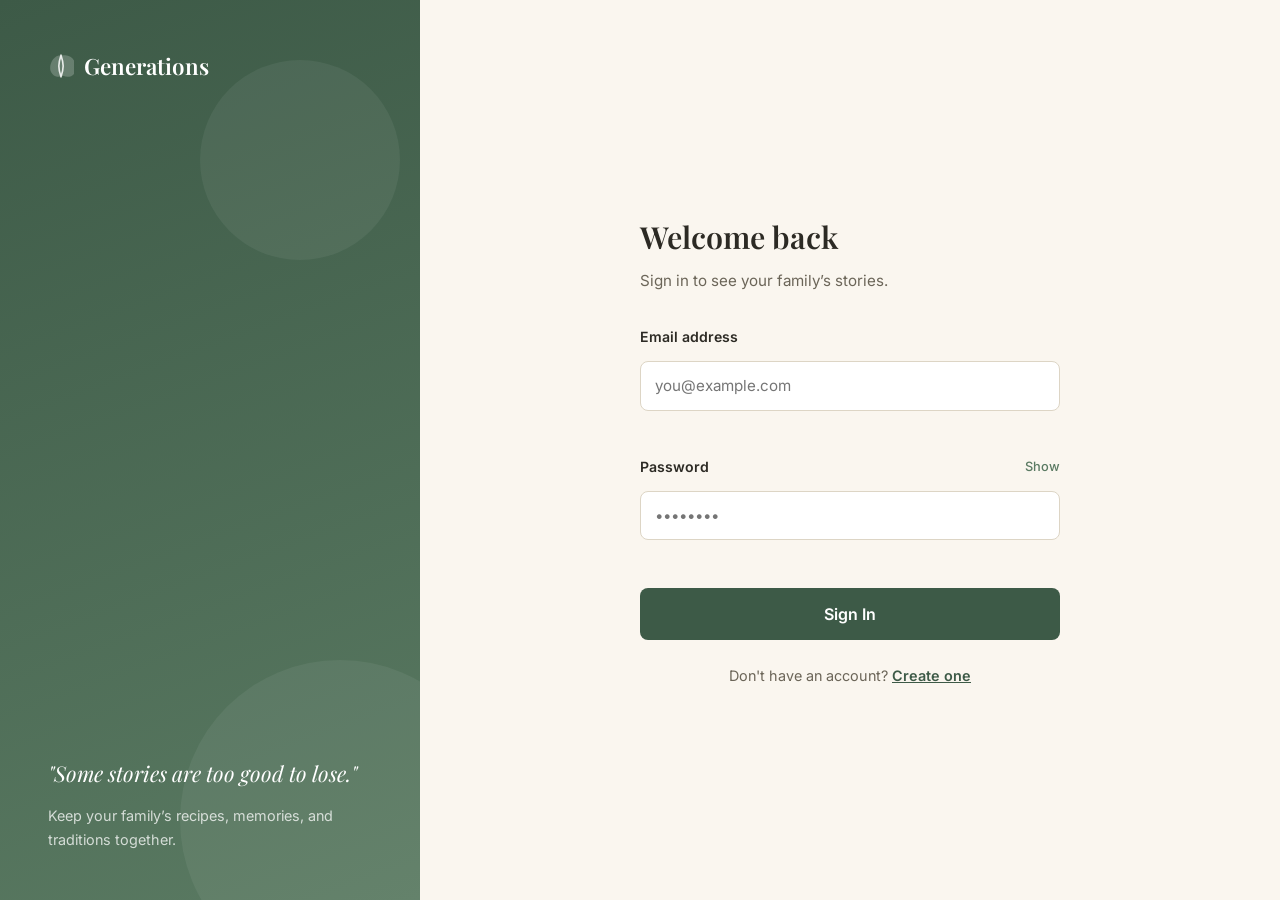
<file: index.html>
<!DOCTYPE html>
<html lang="en">
<head>
  <meta charset="UTF-8" />
  <meta name="viewport" content="width=device-width, initial-scale=1.0" />
  <title>Generations | Family stories, kept together</title>
  <link rel="preconnect" href="https://fonts.googleapis.com" />
  <link rel="preconnect" href="https://fonts.gstatic.com" crossorigin />
  <link href="https://fonts.googleapis.com/css2?family=Playfair+Display:ital,wght@0,400;0,600;1,400&family=Inter:wght@300;400;500;600&display=swap" rel="stylesheet" />
  <link rel="stylesheet" href="style.css?v=cf5035b" />
  <script src="family-accounts.js"></script>
</head>
<body>

  <!-- NAV -->
  <header class="site-header">
    <div class="container header-inner">
      <div class="logo">
        <svg class="logo-leaf" viewBox="0 0 24 24" fill="none">
          <path d="M12 2C6 2 2 8 2 14c0 4.4 3.6 8 8 8 1.4 0 2.8-.4 4-1 1.2.6 2.6 1 4 1 4.4 0 8-3.6 8-8 0-6-4-12-10-12z" fill="currentColor" opacity="0.2"/>
          <path d="M12 2c0 0-2 6-2 10s2 10 2 10M12 2c0 0 2 6 2 10s-2 10-2 10" stroke="currentColor" stroke-width="1.5" stroke-linecap="round"/>
        </svg>
        Generations
      </div>
      <nav class="main-nav" id="mainNav">
        <a href="#" class="nav-link active" data-view="browse">Browse</a>
        <a href="#" class="nav-link" data-view="favorites">Favorites</a>
        <a href="#" class="nav-link nav-add" data-view="add">+ Add Story</a>
        <span class="nav-divider"></span>
        <!-- Text size toggle -->
        <div class="text-size-ctrl" title="Adjust text size">
          <button class="ts-btn" id="tsDecrease" aria-label="Decrease text size">A−</button>
          <button class="ts-btn ts-btn--large" id="tsIncrease" aria-label="Increase text size">A+</button>
        </div>
        <span class="nav-divider"></span>
       <!-- <button type="button" class="nav-link nav-family" id="familyAccessBtn" aria-haspopup="dialog" aria-controls="familyAccessDialog">🔒 Family access</button> -->
        <button class="nav-link nav-signout" id="signOutBtn">Sign out</button>
      </nav>
      <button class="hamburger" id="hamburger" aria-label="Toggle menu">
        <span></span><span></span><span></span>
      </button>
    </div>
  </header>

  <!-- HERO -->
  <section class="hero" id="heroSection">
    <div class="container">

      <!-- Story of the Day banner -->
      <div class="sotd-banner" id="sotdBanner" style="display:none">
        <div class="sotd-label">
          <svg viewBox="0 0 20 20" fill="none"><path d="M10 2l1.8 5.4H17l-4.6 3.3 1.8 5.4L10 13l-4.2 3.1 1.8-5.4L3 7.4h5.2L10 2z" fill="currentColor"/></svg>
          Story of the Day
        </div>
        <div class="sotd-content">
          <span class="sotd-category" id="sotdCat"></span>
          <span class="privacy-badge sotd-privacy" id="sotdPrivacy" hidden>🔒 Family only</span>
          <h3 class="sotd-title" id="sotdTitle"></h3>
          <p class="sotd-excerpt" id="sotdExcerpt"></p>
          <button class="sotd-read-btn" id="sotdReadBtn">Read this story →</button>
        </div>
      </div>

      <div class="hero-inner">
        <h1>A place for your <em>family traditions.</em></h1>
        <p>Save the recipes, memories, and traditions you want your family to remember.</p>
        <div class="search-bar">
          <svg viewBox="0 0 20 20" fill="none"><circle cx="8.5" cy="8.5" r="5.5" stroke="currentColor" stroke-width="1.5"/><path d="M13 13l3.5 3.5" stroke="currentColor" stroke-width="1.5" stroke-linecap="round"/></svg>
          <input type="text" id="searchInput" placeholder="Search stories, recipes, lessons…" autocomplete="off" />
          <button id="clearSearch" class="clear-btn" aria-label="Clear search">✕</button>
        </div>
      </div>
    </div>
  </section>

  <!-- MAIN CONTENT -->
  <main class="main-content container">

    <!-- BROWSE VIEW -->
    <div id="browseView" class="view active">
      <div class="filter-bar">
        <span class="filter-label">Filter by:</span>
        <div class="filter-chips" id="filterChips">
          <button class="chip active" data-cat="all">All</button>
          <button class="chip" data-cat="memory">Memory</button>
          <button class="chip" data-cat="recipe">Recipe</button>
          <button class="chip" data-cat="tradition">Tradition</button>
          <button class="chip" data-cat="lesson">Life Lesson</button>
        </div>
      </div>
      <div class="results-info" id="resultsInfo"></div>
      <div class="story-grid" id="storyGrid"></div>
      <div class="empty-state" id="emptyState" style="display:none">
        <div class="empty-icon">🌿</div>
        <h3>No stories found</h3>
        <p>Try a different search or filter, or <a href="#" data-view="add">add the first one</a>.</p>
      </div>
    </div>

    <!-- STORY DETAIL VIEW -->
    <div id="storyView" class="view">
      <div class="story-view-toolbar">
        <button class="back-btn" id="backBtn">← Back to stories</button>
        <div class="story-actions">
          <!-- Read Aloud -->
          <button class="action-btn" id="readAloudBtn" title="Read this story aloud">
            <svg viewBox="0 0 24 24" fill="none"><path d="M11 5L6 9H2v6h4l5 4V5z" stroke="currentColor" stroke-width="1.5" stroke-linejoin="round"/><path d="M15.5 8.5a5 5 0 0 1 0 7M19 6a9 9 0 0 1 0 12" stroke="currentColor" stroke-width="1.5" stroke-linecap="round"/></svg>
            <span id="readAloudLabel">Read Aloud</span>
          </button>
          <!-- Print -->
          <button class="action-btn" id="printBtn" title="Print this story">
            <svg viewBox="0 0 24 24" fill="none"><rect x="6" y="2" width="12" height="8" rx="1" stroke="currentColor" stroke-width="1.5"/><path d="M6 18H4a2 2 0 0 1-2-2v-5a2 2 0 0 1 2-2h16a2 2 0 0 1 2 2v5a2 2 0 0 1-2 2h-2" stroke="currentColor" stroke-width="1.5"/><rect x="6" y="14" width="12" height="8" rx="1" stroke="currentColor" stroke-width="1.5"/></svg>
            Print
          </button>
        </div>
      </div>
      <article class="story-detail" id="storyDetail"></article>
    </div>

    <!-- FAVORITES VIEW -->
    <div id="favoritesView" class="view">
      <div class="view-header">
        <h2>Your Favorites</h2>
        <p>Stories you've saved to revisit.</p>
      </div>
      <div class="story-grid" id="favGrid"></div>
      <div class="empty-state" id="favEmpty" style="display:none">
        <div class="empty-icon">🤍</div>
        <h3>Nothing saved yet</h3>
        <p>Tap the heart on any story to save it here.</p>
      </div>
    </div>

    <!-- ADD STORY VIEW -->
    <div id="addView" class="view">
      <div class="view-header">
        <h2>Share a Story</h2>
        <p>What story would you like to share?</p>
      </div>
      <form class="story-form" id="storyForm" novalidate>
        <div class="form-row">
          <div class="form-group">
            <label for="storyTitle">Title <span class="req">*</span></label>
            <input type="text" id="storyTitle" placeholder="Grandma's Apple Pie" maxlength="80" />
            <span class="field-error" id="titleError"></span>
          </div>
          <div class="form-group">
            <label for="storyCategory">Category <span class="req">*</span></label>
            <select id="storyCategory">
              <option value="">Choose one…</option>
              <option value="memory">Memory</option>
              <option value="recipe">Recipe</option>
              <option value="tradition">Tradition</option>
              <option value="lesson">Life Lesson</option>
            </select>
            <span class="field-error" id="catError"></span>
          </div>
        </div>
        <div class="form-row">
          <div class="form-group">
            <label for="storyAuthor">Your Name <span class="req">*</span></label>
            <input type="text" id="storyAuthor" placeholder="Margaret Chen" maxlength="60" />
            <span class="field-error" id="authorError"></span>
          </div>
          <div class="form-group">
            <label for="storyRelation">Relation / Role</label>
            <input type="text" id="storyRelation" placeholder="Grandmother, Class of '62" maxlength="60" />
          </div>
        </div>

        <!-- Photo upload -->
        <div class="form-group full">
          <label>Photo <span class="label-opt">(optional)</span></label>
          <div class="photo-upload-area" id="photoUploadArea">
            <input type="file" id="photoInput" accept="image/*" aria-label="Upload a photo" />
            <div class="photo-upload-placeholder" id="photoPlaceholder">
              <svg viewBox="0 0 40 40" fill="none"><rect x="4" y="8" width="32" height="24" rx="3" stroke="currentColor" stroke-width="1.5"/><circle cx="14" cy="17" r="3" stroke="currentColor" stroke-width="1.5"/><path d="M4 28l9-8 6 6 5-4 8 6" stroke="currentColor" stroke-width="1.5" stroke-linejoin="round"/></svg>
              <span>Click to add a photo or drag and drop</span>
              <span class="photo-hint">JPG, PNG, GIF up to 5 MB</span>
            </div>
            <div class="photo-preview-wrap" id="photoPreviewWrap" style="display:none">
              <img id="photoPreview" src="" alt="Story photo preview" />
              <button type="button" class="photo-remove-btn" id="photoRemoveBtn" aria-label="Remove photo">✕ Remove</button>
            </div>
          </div>
        </div>

        <!-- Writing prompts -->
        <div class="form-group full">
          <label for="storyBody">Your Story <span class="req">*</span></label>
          <div class="prompt-bar" id="promptBar">
            <span class="prompt-bar__label">Need a nudge? Try:</span>
            <div class="prompt-chips" id="promptChips"></div>
          </div>
          <textarea id="storyBody" rows="10" placeholder="Write your story here… share the details that matter most."></textarea>
          <div class="char-count"><span id="charCount">0</span> characters</div>
          <span class="field-error" id="bodyError"></span>
        </div>

        <div class="form-actions">
          <button type="button" class="btn-ghost" id="cancelAdd">Cancel</button>
          <fieldset class="story-visibility" aria-label="Story visibility">
            <legend>Visibility</legend>
            <label class="visibility-choice"><input type="radio" name="storyVisibility" value="public" checked /><span>Public</span></label>
            <label class="visibility-choice"><input type="radio" name="storyVisibility" value="private" /><span>Private</span></label>
          </fieldset>
          <button type="submit" class="btn-primary">Publish Story</button>
        </div>
      </form>
      <div class="success-toast" id="successToast">✓ Story published!</div>
    </div>

  </main>

  <dialog class="family-dialog" id="familyAccessDialog" aria-labelledby="familyDialogTitle">
    <div class="family-dialog-header">
      <div><p class="family-dialog-kicker">Family access</p><h2 id="familyDialogTitle">Your family</h2></div>
      <button type="button" class="family-dialog-close" id="closeFamilyDialog" aria-label="Close family access">×</button>
    </div>
    <p class="family-dialog-copy">Only members of this family can view private stories.</p>
    <div class="family-member-list" id="familyMemberList"></div>
    <div class="family-invite-box">
      <h3>Invite a relative</h3>
      <p>Share sign-in details with a relative to give them access. This does not send an email.</p>
      <button type="button" class="btn-primary" id="copyRelativeLogin">Copy relative sign-in details</button>
      <p class="family-invite-status" id="familyInviteStatus" role="status"></p>
    </div>
  </dialog>

  <!-- PRINT TEMPLATE (hidden, used only when printing) -->
  <div id="printArea" style="display:none"></div>

  <footer class="site-footer">
    <div class="container footer-inner">
      <span class="logo">Generations</span>
      <p>A home for the stories your family shares.</p>
    </div>
  </footer>

  <script>
    if (sessionStorage.getItem('gen_authed') !== 'true') {
      window.location.href = 'login.html';
    }
    document.addEventListener('DOMContentLoaded', () => {
      document.getElementById('signOutBtn').addEventListener('click', () => {
        sessionStorage.removeItem('gen_authed');
        sessionStorage.removeItem('gen_user_email');
        sessionStorage.removeItem('gen_user_name');
        sessionStorage.removeItem('gen_user_role');
        sessionStorage.removeItem('gen_family_id');
        window.location.href = 'login.html';
      });
    });
  </script>
  <script src="data.js"></script>
  <script src="app.js?v=cf5035b"></script>
</body>
</html>
</file>
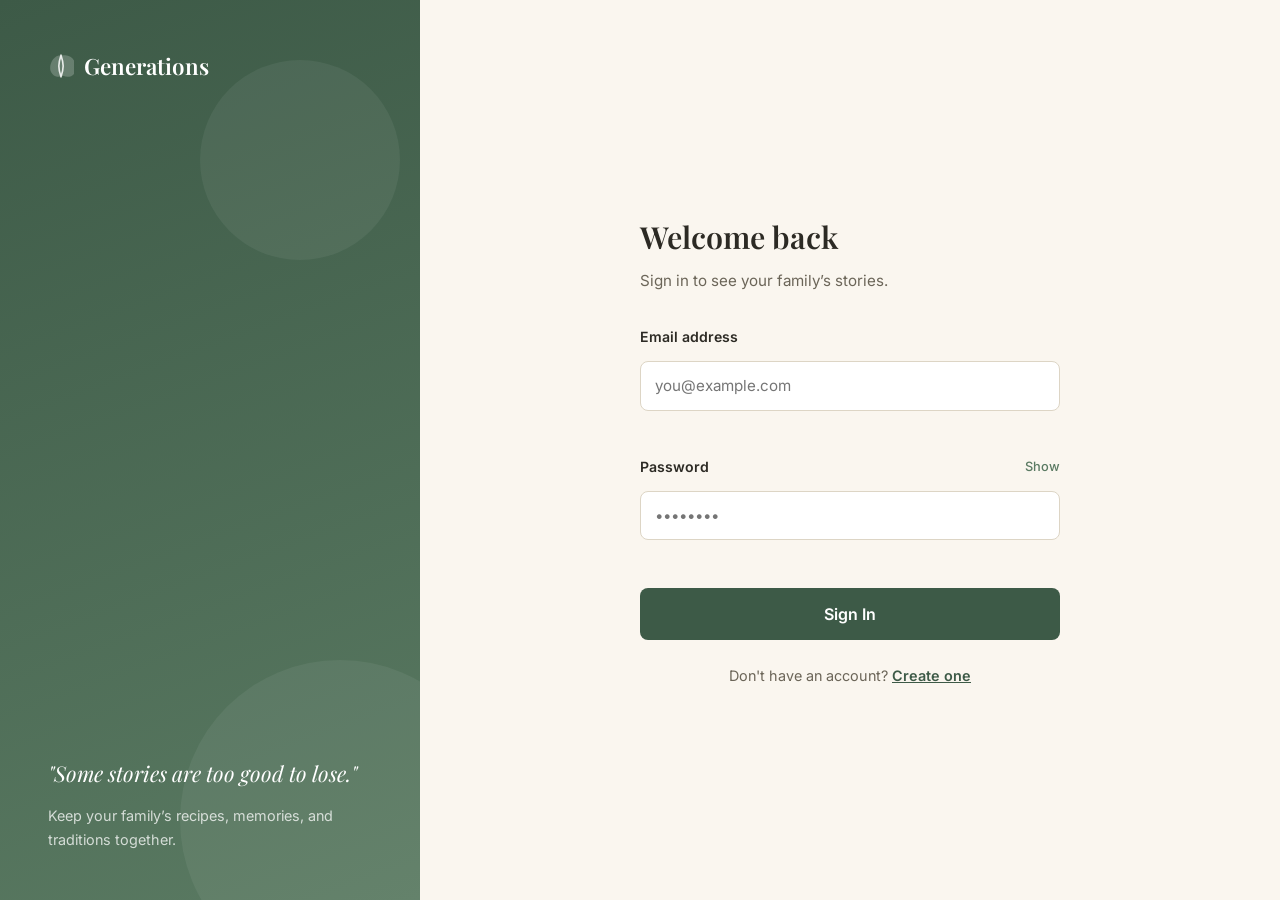
<file: login.html>
<!DOCTYPE html>
<html lang="en">
<head>
  <meta charset="UTF-8" />
  <meta name="viewport" content="width=device-width, initial-scale=1.0" />
  <title>Sign In | Generations</title>
  <link rel="preconnect" href="https://fonts.googleapis.com" />
  <link rel="preconnect" href="https://fonts.gstatic.com" crossorigin />
  <link href="https://fonts.googleapis.com/css2?family=Playfair+Display:ital,wght@0,400;0,600;1,400&family=Inter:wght@300;400;500;600&display=swap" rel="stylesheet" />
  <link rel="stylesheet" href="style.css" />
  <link rel="stylesheet" href="auth.css" />
  <script src="family-accounts.js"></script>
</head>
<body class="auth-page">

  <div class="auth-shell">

    <!-- Left panel -->
    <div class="auth-panel auth-panel--left">
      <a href="login.html" class="auth-logo">
        <svg class="logo-leaf" viewBox="0 0 24 24" fill="none">
          <path d="M12 2C6 2 2 8 2 14c0 4.4 3.6 8 8 8 1.4 0 2.8-.4 4-1 1.2.6 2.6 1 4 1 4.4 0 8-3.6 8-8 0-6-4-12-10-12z" fill="currentColor" opacity="0.25"/>
          <path d="M12 2c0 0-2 6-2 10s2 10 2 10M12 2c0 0 2 6 2 10s-2 10-2 10" stroke="currentColor" stroke-width="1.5" stroke-linecap="round"/>
        </svg>
        Generations
      </a>
      <div class="auth-panel__quote">
        <blockquote>"Some stories are too good to lose."</blockquote>
        <p class="auth-panel__sub">Keep your family’s recipes, memories, and traditions together.</p>
      </div>
    </div>

    <!-- Right panel / form -->
    <div class="auth-panel auth-panel--right">
      <div class="auth-card">
        <div class="auth-card__header">
          <h1>Welcome back</h1>
          <p>Sign in to see your family’s stories.</p>
        </div>

        <form id="loginForm" class="auth-form" novalidate>
          <div class="form-group">
            <label for="loginEmail">Email address</label>
            <input type="email" id="loginEmail" placeholder="you@example.com" autocomplete="email" />
            <span class="field-error" id="emailError"></span>
          </div>
          <div class="form-group">
            <label for="loginPassword">
              Password
              <button type="button" class="toggle-pw" id="togglePw" tabindex="-1">Show</button>
            </label>
            <input type="password" id="loginPassword" placeholder="••••••••" autocomplete="current-password" />
            <span class="field-error" id="passwordError"></span>
          </div>

          <div class="auth-error" id="authError" style="display:none">
            Incorrect email or password. Please try again.
          </div>

          <button type="submit" class="btn-primary btn-full">Sign In</button>
        </form>

        <p class="auth-switch">
          Don't have an account? <a href="signup.html">Create one</a>
        </p>
      </div>
    </div>

  </div>

  <script>
    // Redirect if already logged in
    if (sessionStorage.getItem('gen_authed') === 'true') {
      window.location.href = 'index.html';
    }

    const familyAccounts = window.GENERATIONS_FAMILY_ACCOUNTS || [];

    const form          = document.getElementById('loginForm');
    const emailInput    = document.getElementById('loginEmail');
    const passwordInput = document.getElementById('loginPassword');
    const emailError    = document.getElementById('emailError');
    const passwordError = document.getElementById('passwordError');
    const authError     = document.getElementById('authError');
    const togglePwBtn   = document.getElementById('togglePw');

    // Show / hide password
    togglePwBtn.addEventListener('click', () => {
      const isText = passwordInput.type === 'text';
      passwordInput.type = isText ? 'password' : 'text';
      togglePwBtn.textContent = isText ? 'Show' : 'Hide';
    });

    form.addEventListener('submit', (e) => {
      e.preventDefault();
      emailError.textContent    = '';
      passwordError.textContent = '';
      authError.style.display   = 'none';

      const email    = emailInput.value.trim();
      const password = passwordInput.value;
      let valid = true;

      if (!email)    { emailError.textContent    = 'Please enter your email.';    valid = false; }
      if (!password) { passwordError.textContent = 'Please enter your password.'; valid = false; }
      if (!valid) return;

      const account = familyAccounts.find(item => item.email === email.toLowerCase() && item.password === password);
      if (account) {
        sessionStorage.setItem('gen_authed', 'true');
        sessionStorage.setItem('gen_user_email', account.email);
        sessionStorage.setItem('gen_user_name', account.displayName);
        sessionStorage.setItem('gen_user_role', account.role);
        sessionStorage.setItem('gen_family_id', account.familyId);
        window.location.href = 'index.html';
      } else {
        authError.style.display = 'block';
        passwordInput.value = '';
        passwordInput.focus();
      }
    });
  </script>
</body>
</html>
</file>
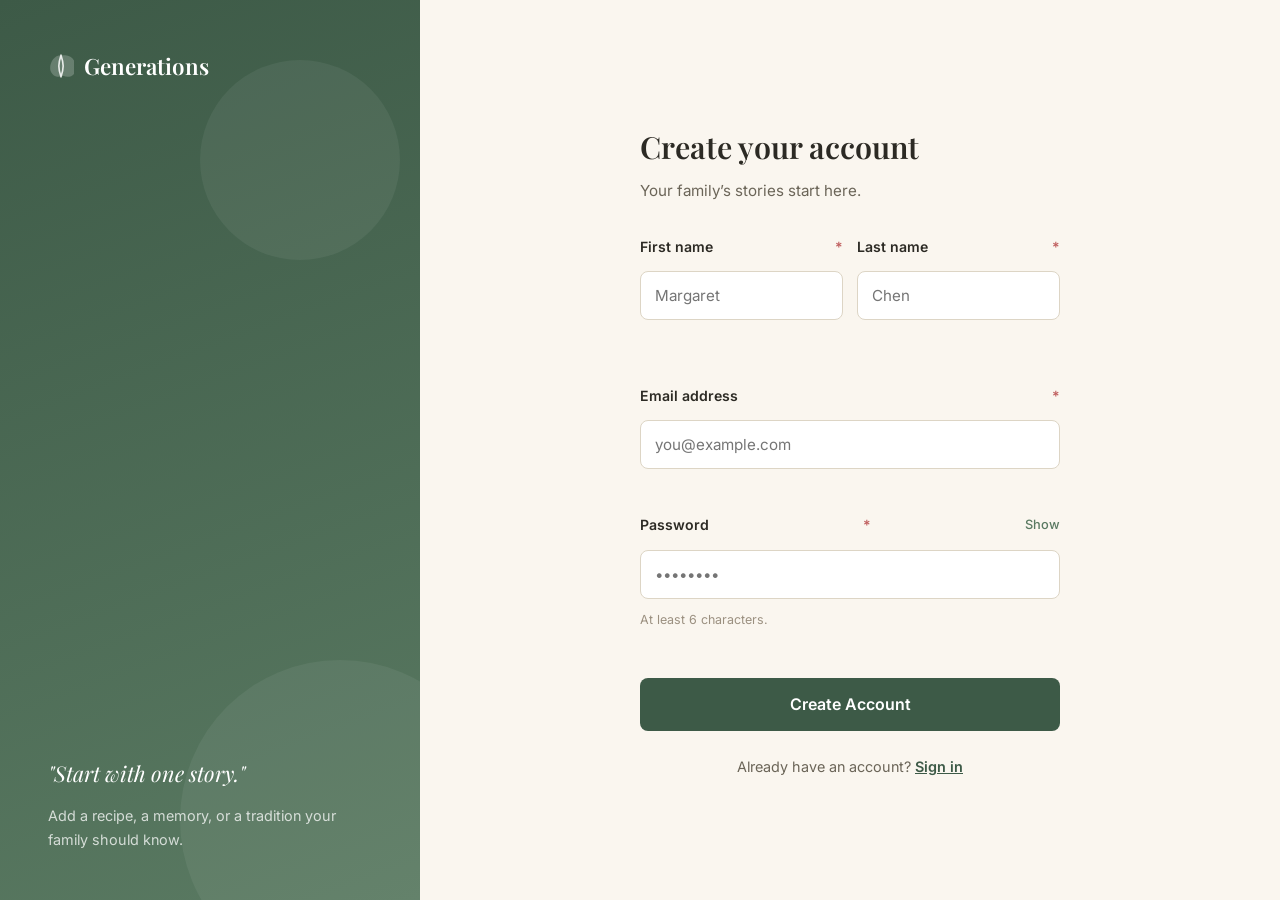
<file: signup.html>
<!DOCTYPE html>
<html lang="en">
<head>
  <meta charset="UTF-8" />
  <meta name="viewport" content="width=device-width, initial-scale=1.0" />
  <title>Create Account | Generations</title>
  <link rel="preconnect" href="https://fonts.googleapis.com" />
  <link rel="preconnect" href="https://fonts.gstatic.com" crossorigin />
  <link href="https://fonts.googleapis.com/css2?family=Playfair+Display:ital,wght@0,400;0,600;1,400&family=Inter:wght@300;400;500;600&display=swap" rel="stylesheet" />
  <link rel="stylesheet" href="style.css" />
  <link rel="stylesheet" href="auth.css" />
</head>
<body class="auth-page">

  <div class="auth-shell">

    <!-- Left panel -->
    <div class="auth-panel auth-panel--left">
      <a href="login.html" class="auth-logo">
        <svg class="logo-leaf" viewBox="0 0 24 24" fill="none">
          <path d="M12 2C6 2 2 8 2 14c0 4.4 3.6 8 8 8 1.4 0 2.8-.4 4-1 1.2.6 2.6 1 4 1 4.4 0 8-3.6 8-8 0-6-4-12-10-12z" fill="currentColor" opacity="0.25"/>
          <path d="M12 2c0 0-2 6-2 10s2 10 2 10M12 2c0 0 2 6 2 10s-2 10-2 10" stroke="currentColor" stroke-width="1.5" stroke-linecap="round"/>
        </svg>
        Generations
      </a>
      <div class="auth-panel__quote">
        <blockquote>"Start with one story."</blockquote>
        <p class="auth-panel__sub">Add a recipe, a memory, or a tradition your family should know.</p>
      </div>
    </div>

    <!-- Right panel / form -->
    <div class="auth-panel auth-panel--right">
      <div class="auth-card">

        <!-- Default: signup form -->
        <div id="signupFormWrap">
          <div class="auth-card__header">
            <h1>Create your account</h1>
            <p>Your family’s stories start here.</p>
          </div>

          <form id="signupForm" class="auth-form" novalidate>
            <div class="form-row">
              <div class="form-group">
                <label for="signupFirst">First name <span class="req">*</span></label>
                <input type="text" id="signupFirst" placeholder="Margaret" maxlength="40" autocomplete="given-name" />
                <span class="field-error" id="firstError"></span>
              </div>
              <div class="form-group">
                <label for="signupLast">Last name <span class="req">*</span></label>
                <input type="text" id="signupLast" placeholder="Chen" maxlength="40" autocomplete="family-name" />
                <span class="field-error" id="lastError"></span>
              </div>
            </div>
            <div class="form-group">
              <label for="signupEmail">Email address <span class="req">*</span></label>
              <input type="email" id="signupEmail" placeholder="you@example.com" autocomplete="email" />
              <span class="field-error" id="signupEmailError"></span>
            </div>
            <div class="form-group">
              <label for="signupPassword">
                Password <span class="req">*</span>
                <button type="button" class="toggle-pw" id="toggleSignupPw" tabindex="-1">Show</button>
              </label>
              <input type="password" id="signupPassword" placeholder="••••••••" autocomplete="new-password" />
              <span class="field-hint">At least 6 characters.</span>
              <span class="field-error" id="signupPwError"></span>
            </div>

            <button type="submit" class="btn-primary btn-full">Create Account</button>
          </form>

          <p class="auth-switch">
            Already have an account? <a href="login.html">Sign in</a>
          </p>
        </div>

        <!-- Success state (shown after submit) -->
        <div id="signupSuccess" style="display:none" class="auth-success">
          <div class="success-icon">✓</div>
          <h2>You're all set!</h2>
          <p>Since this is a prototype, use the active account to sign in:</p>
          <div class="creds-box">
            <div><span>Email</span><strong>pm@iastate.edu</strong></div>
            <div><span>Password</span><strong>PM123</strong></div>
          </div>
          <a href="login.html" class="btn-primary btn-full">Go to Sign In</a>
        </div>

      </div>
    </div>

  </div>

  <script>
    // Redirect if already logged in
    if (sessionStorage.getItem('gen_authed') === 'true') {
      window.location.href = 'index.html';
    }

    const form          = document.getElementById('signupForm');
    const togglePwBtn   = document.getElementById('toggleSignupPw');
    const passwordInput = document.getElementById('signupPassword');

    togglePwBtn.addEventListener('click', () => {
      const isText = passwordInput.type === 'text';
      passwordInput.type = isText ? 'password' : 'text';
      togglePwBtn.textContent = isText ? 'Show' : 'Hide';
    });

    form.addEventListener('submit', (e) => {
      e.preventDefault();
      // Clear errors
      ['firstError','lastError','signupEmailError','signupPwError'].forEach(id => {
        document.getElementById(id).textContent = '';
      });

      const first    = document.getElementById('signupFirst').value.trim();
      const last     = document.getElementById('signupLast').value.trim();
      const email    = document.getElementById('signupEmail').value.trim();
      const password = document.getElementById('signupPassword').value;
      let valid = true;

      if (!first)                { document.getElementById('firstError').textContent        = 'Required.'; valid = false; }
      if (!last)                 { document.getElementById('lastError').textContent         = 'Required.'; valid = false; }
      if (!email || !email.includes('@')) { document.getElementById('signupEmailError').textContent = 'Enter a valid email.'; valid = false; }
      if (!password || password.length < 6) { document.getElementById('signupPwError').textContent = 'At least 6 characters required.'; valid = false; }
      if (!valid) return;

      // Show success panel (prototype with no saved account)
      document.getElementById('signupFormWrap').style.display = 'none';
      document.getElementById('signupSuccess').style.display  = '';
    });
  </script>
</body>
</html>
</file>
<file: style.css>
/* =====================================================
   GENERATIONS - Stylesheet
   Color palette: warm cream + muted greens
   ===================================================== */

:root {
  --cream:        #faf6ef;
  --cream-dark:   #f0e9db;
  --cream-mid:    #e8dece;
  --green-dark:   #3d5a47;
  --green-mid:    #5a7a62;
  --green-light:  #8aab8e;
  --green-pale:   #d4e4d6;
  --green-mist:   #edf4ee;
  --text-primary: #2c2a24;
  --text-muted:   #6b6558;
  --text-light:   #9b9080;
  --border:       #ddd5c5;
  --shadow-sm:    0 1px 4px rgba(60,55,40,.08);
  --shadow-md:    0 4px 16px rgba(60,55,40,.12);
  --shadow-lg:    0 8px 32px rgba(60,55,40,.16);
  --radius:       12px;
  --radius-sm:    8px;
  --transition:   0.2s ease;
}

/* RESET */
*, *::before, *::after { box-sizing: border-box; margin: 0; padding: 0; }
html { scroll-behavior: smooth; }
body {
  font-family: 'Inter', system-ui, sans-serif;
  background: var(--cream);
  color: var(--text-primary);
  line-height: 1.65;
  min-height: 100vh;
}
img { max-width: 100%; display: block; }
a { color: inherit; text-decoration: none; }
button { cursor: pointer; border: none; background: none; font: inherit; }
input, select, textarea { font: inherit; }

/* UTILITY */
.container { max-width: 1100px; margin: 0 auto; padding: 0 24px; }

/* ===== HEADER ===== */
.site-header {
  background: rgba(250,246,239,.95);
  backdrop-filter: blur(8px);
  border-bottom: 1px solid var(--border);
  position: sticky;
  top: 0;
  z-index: 100;
}
.header-inner {
  display: flex;
  align-items: center;
  justify-content: space-between;
  height: 64px;
}
.site-header .header-inner {
  width: 100%;
  max-width: none;
  padding-inline: clamp(24px, 4vw, 64px);
}
.logo {
  font-family: 'Playfair Display', Georgia, serif;
  font-size: 1.35rem;
  font-weight: 600;
  color: var(--green-dark);
  display: flex;
  align-items: center;
  gap: 8px;
}
.logo-leaf {
  width: 24px; height: 24px;
  color: var(--green-mid);
}
.main-nav {
  display: flex;
  align-items: center;
  justify-content: flex-end;
  gap: 8px;
  margin-left: auto;
}
.nav-link {
  padding: 8px 16px;
  border-radius: 20px;
  font-size: .9rem;
  font-weight: 500;
  color: var(--text-muted);
  transition: background var(--transition), color var(--transition);
}
.nav-link:hover { background: var(--green-mist); color: var(--green-dark); }
.nav-link.active { background: var(--green-pale); color: var(--green-dark); }
.nav-add {
  background: var(--green-dark);
  color: var(--cream) !important;
  font-weight: 600;
}
.nav-add:hover { background: var(--green-mid) !important; }
.hamburger {
  display: none;
  flex-direction: column;
  gap: 5px;
  padding: 6px;
}
.hamburger span {
  display: block;
  width: 22px; height: 2px;
  background: var(--text-primary);
  border-radius: 2px;
  transition: var(--transition);
}

/* ===== HERO ===== */
.hero {
  background: linear-gradient(160deg, var(--cream-dark) 0%, var(--green-mist) 100%);
  border-bottom: 1px solid var(--border);
  padding: 72px 0 60px;
}
.hero-inner { max-width: 680px; }
.hero h1 {
  font-family: 'Playfair Display', Georgia, serif;
  font-size: clamp(2rem, 5vw, 3.2rem);
  font-weight: 600;
  line-height: 1.2;
  color: var(--text-primary);
  margin-bottom: 16px;
}
.hero h1 em {
  font-style: italic;
  color: var(--green-dark);
}
.hero p {
  font-size: 1.1rem;
  color: var(--text-muted);
  margin-bottom: 32px;
  max-width: 520px;
}
.search-bar {
  display: flex;
  align-items: center;
  gap: 10px;
  background: #fff;
  border: 1.5px solid var(--border);
  border-radius: 50px;
  padding: 10px 18px;
  max-width: 540px;
  box-shadow: var(--shadow-sm);
  transition: border-color var(--transition), box-shadow var(--transition);
}
.search-bar:focus-within {
  border-color: var(--green-light);
  box-shadow: 0 0 0 3px rgba(90,122,98,.12);
}
.search-bar svg { width: 18px; height: 18px; color: var(--text-light); flex-shrink: 0; }
.search-bar input {
  flex: 1;
  border: none;
  outline: none;
  background: transparent;
  font-size: .95rem;
  color: var(--text-primary);
}
.search-bar input::placeholder { color: var(--text-light); }
.clear-btn {
  font-size: .75rem;
  color: var(--text-light);
  opacity: 0;
  pointer-events: none;
  transition: opacity var(--transition);
  padding: 2px 4px;
}
.clear-btn.visible { opacity: 1; pointer-events: auto; }
.clear-btn:hover { color: var(--text-muted); }

/* ===== MAIN ===== */
.main-content { padding: 48px 24px 80px; }

/* ===== VIEWS ===== */
.view { display: none; }
.view.active { display: block; }
.view-header { margin-bottom: 32px; }
.view-header h2 {
  font-family: 'Playfair Display', Georgia, serif;
  font-size: 1.8rem;
  font-weight: 600;
  color: var(--text-primary);
  margin-bottom: 6px;
}
.view-header p { color: var(--text-muted); }

/* ===== FILTER BAR ===== */
.filter-bar {
  display: flex;
  align-items: center;
  gap: 12px;
  margin-bottom: 24px;
  flex-wrap: wrap;
}
.filter-label { font-size: .85rem; color: var(--text-light); font-weight: 500; }
.filter-chips { display: flex; gap: 8px; flex-wrap: wrap; }
.chip {
  padding: 6px 14px;
  border-radius: 20px;
  font-size: .85rem;
  font-weight: 500;
  border: 1.5px solid var(--border);
  color: var(--text-muted);
  background: #fff;
  transition: all var(--transition);
}
.chip:hover { border-color: var(--green-light); color: var(--green-dark); }
.chip.active {
  background: var(--green-dark);
  border-color: var(--green-dark);
  color: #fff;
}
.results-info {
  font-size: .85rem;
  color: var(--text-light);
  margin-bottom: 20px;
  min-height: 20px;
}

/* ===== STORY GRID ===== */
.story-grid {
  display: grid;
  grid-template-columns: repeat(auto-fill, minmax(300px, 1fr));
  gap: 24px;
}
.story-card {
  background: #fff;
  border: 1px solid var(--border);
  border-radius: var(--radius);
  overflow: hidden;
  box-shadow: var(--shadow-sm);
  transition: transform var(--transition), box-shadow var(--transition);
  display: flex;
  flex-direction: column;
  cursor: pointer;
}
.story-card:hover {
  transform: translateY(-3px);
  box-shadow: var(--shadow-md);
}
.card-banner {
  height: 6px;
  width: 100%;
}
.card-banner.memory    { background: linear-gradient(90deg, #c8a882, #e8c89a); }
.card-banner.recipe    { background: linear-gradient(90deg, #8aab8e, #b5d4b8); }
.card-banner.tradition { background: linear-gradient(90deg, #9a8ab5, #c4b8d8); }
.card-banner.lesson    { background: linear-gradient(90deg, #a88a7a, #d4b4a4); }

.card-body { padding: 20px 20px 16px; flex: 1; }
.card-category {
  display: inline-block;
  font-size: .72rem;
  font-weight: 600;
  letter-spacing: .06em;
  text-transform: uppercase;
  padding: 3px 10px;
  border-radius: 20px;
  margin-bottom: 12px;
}
.card-category.memory    { background: #fdf0e0; color: #9a6e30; }
.card-category.recipe    { background: var(--green-mist); color: var(--green-dark); }
.card-category.tradition { background: #f3f0f8; color: #6a5a90; }
.card-category.lesson    { background: #faf0eb; color: #8a5a40; }

.card-title {
  font-family: 'Playfair Display', Georgia, serif;
  font-size: 1.15rem;
  font-weight: 600;
  color: var(--text-primary);
  margin-bottom: 8px;
  line-height: 1.35;
}
.card-excerpt {
  font-size: .88rem;
  color: var(--text-muted);
  line-height: 1.6;
  display: -webkit-box;
  -webkit-line-clamp: 3;
  -webkit-box-orient: vertical;
  overflow: hidden;
}
.card-footer {
  padding: 12px 20px 16px;
  display: flex;
  align-items: center;
  justify-content: space-between;
  border-top: 1px solid var(--cream-dark);
}
.card-author {
  font-size: .82rem;
  color: var(--text-light);
}
.card-author strong { color: var(--text-muted); font-weight: 600; }
.fav-btn {
  width: 32px; height: 32px;
  border-radius: 50%;
  display: flex;
  align-items: center;
  justify-content: center;
  font-size: 1rem;
  transition: all var(--transition);
  color: var(--text-light);
}
.fav-btn:hover { background: #fce8e8; color: #c0545a; transform: scale(1.1); }
.fav-btn.active { color: #c0545a; }

/* ===== EMPTY STATE ===== */
.empty-state {
  text-align: center;
  padding: 80px 24px;
  color: var(--text-muted);
}
.empty-icon { font-size: 3rem; margin-bottom: 16px; }
.empty-state h3 {
  font-family: 'Playfair Display', Georgia, serif;
  font-size: 1.4rem;
  margin-bottom: 8px;
  color: var(--text-primary);
}
.empty-state p { font-size: .95rem; }
.empty-state a { color: var(--green-dark); font-weight: 500; text-decoration: underline; }

/* ===== STORY DETAIL ===== */
.back-btn {
  display: inline-flex;
  align-items: center;
  gap: 6px;
  font-size: .9rem;
  color: var(--text-muted);
  font-weight: 500;
  margin-bottom: 32px;
  padding: 8px 16px;
  border-radius: 20px;
  border: 1.5px solid var(--border);
  background: #fff;
  transition: all var(--transition);
}
.back-btn:hover { border-color: var(--green-light); color: var(--green-dark); }
.story-detail {
  max-width: 720px;
}
.detail-category {
  display: inline-block;
  font-size: .78rem;
  font-weight: 600;
  letter-spacing: .06em;
  text-transform: uppercase;
  padding: 4px 12px;
  border-radius: 20px;
  margin-bottom: 16px;
}
.detail-category.memory    { background: #fdf0e0; color: #9a6e30; }
.detail-category.recipe    { background: var(--green-mist); color: var(--green-dark); }
.detail-category.tradition { background: #f3f0f8; color: #6a5a90; }
.detail-category.lesson    { background: #faf0eb; color: #8a5a40; }

.detail-title {
  font-family: 'Playfair Display', Georgia, serif;
  font-size: clamp(1.6rem, 4vw, 2.4rem);
  font-weight: 600;
  line-height: 1.25;
  margin-bottom: 16px;
}
.detail-meta {
  display: flex;
  align-items: center;
  gap: 16px;
  margin-bottom: 32px;
  flex-wrap: wrap;
}
.detail-author {
  font-size: .9rem;
  color: var(--text-muted);
}
.detail-author strong { font-weight: 600; color: var(--text-primary); }
.detail-date { font-size: .82rem; color: var(--text-light); }
.detail-fav-btn {
  margin-left: auto;
  display: flex;
  align-items: center;
  gap: 6px;
  padding: 8px 16px;
  border-radius: 20px;
  border: 1.5px solid var(--border);
  font-size: .88rem;
  font-weight: 500;
  color: var(--text-muted);
  background: #fff;
  transition: all var(--transition);
}
.detail-fav-btn:hover { border-color: #e88a90; color: #c0545a; background: #fff8f8; }
.detail-fav-btn.active { border-color: #e88a90; color: #c0545a; background: #fff0f0; }
.detail-divider {
  height: 1px;
  background: var(--cream-mid);
  margin-bottom: 32px;
}
.detail-body {
  font-size: 1.05rem;
  line-height: 1.85;
  color: var(--text-primary);
  white-space: pre-wrap;
}
.detail-body p { margin-bottom: 1.2em; }

/* ===== FORM ===== */
.story-form {
  max-width: 700px;
  position: relative;
}
.form-row {
  display: grid;
  grid-template-columns: 1fr 1fr;
  gap: 20px;
  margin-bottom: 20px;
}
.form-group {
  display: flex;
  flex-direction: column;
  gap: 6px;
}
.form-group.full { margin-bottom: 20px; }
label {
  font-size: .88rem;
  font-weight: 600;
  color: var(--text-primary);
}
.req { color: #c06060; }
input[type="text"],
select,
textarea {
  border: 1.5px solid var(--border);
  border-radius: var(--radius-sm);
  padding: 10px 14px;
  font-size: .95rem;
  color: var(--text-primary);
  background: #fff;
  transition: border-color var(--transition), box-shadow var(--transition);
  outline: none;
}
input[type="text"]:focus,
select:focus,
textarea:focus {
  border-color: var(--green-light);
  box-shadow: 0 0 0 3px rgba(90,122,98,.1);
}
select { appearance: none; background-image: url("data:image/svg+xml,%3Csvg xmlns='http://www.w3.org/2000/svg' width='12' height='8' viewBox='0 0 12 8'%3E%3Cpath d='M1 1l5 5 5-5' stroke='%236b6558' stroke-width='1.5' fill='none' stroke-linecap='round'/%3E%3C/svg%3E"); background-repeat: no-repeat; background-position: right 14px center; padding-right: 36px; }
textarea { resize: vertical; min-height: 180px; }
.char-count { font-size: .78rem; color: var(--text-light); text-align: right; margin-top: 4px; }
.field-error { font-size: .8rem; color: #c06060; min-height: 18px; }
.form-actions {
  display: flex;
  gap: 12px;
  align-items: center;
  margin-top: 8px;
}
.btn-primary {
  padding: 12px 28px;
  background: var(--green-dark);
  color: #fff;
  border-radius: 50px;
  font-weight: 600;
  font-size: .95rem;
  transition: background var(--transition), transform var(--transition);
}
.btn-primary:hover { background: var(--green-mid); }
.btn-primary:active { transform: scale(.97); }
.btn-ghost {
  padding: 12px 20px;
  color: var(--text-muted);
  font-size: .95rem;
  border-radius: 50px;
  transition: background var(--transition);
}
.btn-ghost:hover { background: var(--cream-dark); }
.success-toast {
  position: fixed;
  bottom: 32px;
  left: 50%;
  transform: translateX(-50%) translateY(80px);
  background: var(--green-dark);
  color: #fff;
  padding: 12px 24px;
  border-radius: 50px;
  font-size: .9rem;
  font-weight: 600;
  box-shadow: var(--shadow-lg);
  transition: transform 0.35s cubic-bezier(.34,1.56,.64,1);
  z-index: 999;
}
.success-toast.show { transform: translateX(-50%) translateY(0); }

/* ===== FOOTER ===== */
.site-footer {
  background: var(--cream-dark);
  border-top: 1px solid var(--border);
  padding: 32px 24px;
}
.footer-inner {
  display: flex;
  flex-direction: column;
  align-items: center;
  gap: 8px;
  text-align: center;
}
.site-footer .logo { font-size: 1.1rem; }
.site-footer p { font-size: .85rem; color: var(--text-light); }

/* ===== RESPONSIVE ===== */
@media (max-width: 680px) {
  .hamburger { display: flex; }
  .main-nav {
    display: none;
    position: absolute;
    top: 64px;
    left: 0; right: 0;
    background: var(--cream);
    border-bottom: 1px solid var(--border);
    flex-direction: column;
    padding: 12px 24px 20px;
    gap: 4px;
  }
  .main-nav.open { display: flex; }
  .nav-link { border-radius: var(--radius-sm); padding: 10px 16px; }
  .nav-add { text-align: center; }
  .hero { padding: 48px 0 40px; }
  .form-row { grid-template-columns: 1fr; }
  .detail-meta { flex-direction: column; align-items: flex-start; }
  .detail-fav-btn { margin-left: 0; }
}

/* ── Nav user / sign-out (added for auth flow) ── */
.nav-divider {
  width: 1px;
  height: 20px;
  background: var(--border);
  margin: 0 4px;
}
.nav-user {
  font-size: .82rem;
  color: var(--text-light);
  max-width: 160px;
  overflow: hidden;
  text-overflow: ellipsis;
  white-space: nowrap;
}
.nav-signout {
  font-size: .85rem;
  color: var(--text-light);
  border: 1.5px solid var(--border);
  border-radius: 20px;
  padding: 6px 14px !important;
}
.nav-signout:hover {
  border-color: #d4a0a0;
  color: #b03030 !important;
  background: #fff4f4;
}

@media (max-width: 680px) {
  .nav-divider { display: none; }
  .nav-user { display: none; }
}

/* =====================================================
   NEW FEATURES - Text size, SOTD, Read Aloud,
                  Photo upload, Writing prompts, Reactions
   ===================================================== */

/* ── FEATURE 1: Text Size Controls ── */
.text-size-ctrl {
  display: flex;
  align-items: center;
  gap: 2px;
}
.ts-btn {
  padding: 5px 10px;
  border-radius: 20px;
  border: 1.5px solid var(--border);
  font-weight: 700;
  color: var(--text-muted);
  background: #fff;
  cursor: pointer;
  transition: all var(--transition);
  line-height: 1;
}
.ts-btn:hover:not(:disabled) { border-color: var(--green-light); color: var(--green-dark); }
.ts-btn:disabled { opacity: 0.35; cursor: default; }
.ts-btn--large { font-size: 1rem; }

/* Scale rem-based layout and inherited text together. */
html.ts-normal { font-size: 16px; }
html.ts-large  { font-size: 19px; }
html.ts-xlarge { font-size: 22px; }
body.ts-normal { font-size: 16px; }
body.ts-large  { font-size: 19px; }
body.ts-xlarge { font-size: 22px; }

/* Scale up cards + detail body with text size */
body.ts-large  .card-excerpt,
body.ts-xlarge .card-excerpt { -webkit-line-clamp: 4; }
body.ts-large  .detail-body  { font-size: 1.15rem; line-height: 2; }
body.ts-xlarge .detail-body  { font-size: 1.3rem;  line-height: 2.1; }

/* ── FEATURE 2: Story of the Day ── */
.sotd-banner {
  background: #fff;
  border: 1.5px solid var(--border);
  border-radius: var(--radius);
  padding: 20px 24px;
  margin-bottom: 36px;
  box-shadow: var(--shadow-sm);
  max-width: 680px;
}
.sotd-label {
  display: flex;
  align-items: center;
  gap: 6px;
  font-size: .75rem;
  font-weight: 700;
  letter-spacing: .07em;
  text-transform: uppercase;
  color: #c08840;
  margin-bottom: 12px;
}
.sotd-label svg { width: 14px; height: 14px; fill: #c08840; }
.sotd-category {
  display: inline-block;
  font-size: .72rem;
  font-weight: 600;
  letter-spacing: .06em;
  text-transform: uppercase;
  padding: 2px 10px;
  border-radius: 20px;
  margin-bottom: 8px;
}
.sotd-cat--memory    { background: #fdf0e0; color: #9a6e30; }
.sotd-cat--recipe    { background: var(--green-mist); color: var(--green-dark); }
.sotd-cat--tradition { background: #f3f0f8; color: #6a5a90; }
.sotd-cat--lesson    { background: #faf0eb; color: #8a5a40; }
.sotd-title {
  font-family: 'Playfair Display', Georgia, serif;
  font-size: 1.2rem;
  font-weight: 600;
  color: var(--text-primary);
  margin-bottom: 6px;
  line-height: 1.3;
}
.sotd-excerpt {
  font-size: .88rem;
  color: var(--text-muted);
  line-height: 1.6;
  margin-bottom: 14px;
  display: -webkit-box;
  -webkit-line-clamp: 2;
  -webkit-box-orient: vertical;
  overflow: hidden;
}
.sotd-read-btn {
  font-size: .88rem;
  font-weight: 600;
  color: var(--green-dark);
  background: none;
  border: none;
  cursor: pointer;
  padding: 0;
  transition: opacity var(--transition);
}
.sotd-read-btn:hover { opacity: .7; }

/* ── Story view toolbar ── */
.story-view-toolbar {
  display: flex;
  align-items: center;
  justify-content: space-between;
  margin-bottom: 32px;
  flex-wrap: wrap;
  gap: 12px;
}
.story-actions {
  display: flex;
  align-items: center;
  gap: 8px;
}
.action-btn {
  display: flex;
  align-items: center;
  gap: 6px;
  padding: 8px 14px;
  border-radius: 20px;
  border: 1.5px solid var(--border);
  font-size: .85rem;
  font-weight: 500;
  color: var(--text-muted);
  background: #fff;
  cursor: pointer;
  transition: all var(--transition);
}
.action-btn svg { width: 16px; height: 16px; }
.action-btn:hover { border-color: var(--green-light); color: var(--green-dark); }
.action-btn.speaking {
  background: var(--green-pale);
  border-color: var(--green-light);
  color: var(--green-dark);
}

/* ── FEATURE 3: Writing Prompts ── */
.prompt-bar {
  display: flex;
  align-items: center;
  gap: 10px;
  flex-wrap: wrap;
  background: var(--green-mist);
  border: 1px solid var(--green-pale);
  border-radius: var(--radius-sm) var(--radius-sm) 0 0;
  padding: 10px 14px;
  border-bottom: none;
}
.prompt-bar__label {
  font-size: .78rem;
  font-weight: 600;
  color: var(--green-dark);
  white-space: nowrap;
}
.prompt-chips { display: flex; gap: 6px; flex-wrap: wrap; }
.prompt-chip {
  padding: 4px 12px;
  border-radius: 20px;
  border: 1.5px solid var(--green-pale);
  background: #fff;
  font-size: .78rem;
  font-weight: 500;
  color: var(--green-dark);
  cursor: pointer;
  transition: all var(--transition);
}
.prompt-chip:hover { background: var(--green-pale); border-color: var(--green-light); }
/* Connect prompt bar to textarea */
.prompt-bar + textarea {
  border-top-left-radius: 0 !important;
  border-top-right-radius: 0 !important;
}

/* ── FEATURE 4: Photo Upload ── */
.photo-upload-area {
  border: 2px dashed var(--border);
  border-radius: var(--radius-sm);
  background: #fafaf8;
  min-height: 110px;
  display: flex;
  align-items: center;
  justify-content: center;
  cursor: pointer;
  transition: border-color var(--transition), background var(--transition);
  position: relative;
  overflow: hidden;
}
.photo-upload-area:hover,
.photo-upload-area.drag-over {
  border-color: var(--green-light);
  background: var(--green-mist);
}
.photo-upload-area.has-photo { cursor: default; border-style: solid; border-color: var(--border); }
.photo-upload-area input[type="file"] {
  position: absolute;
  inset: 0;
  opacity: 0;
  width: 100%;
  height: 100%;
  cursor: pointer;
  display: none; /* triggered programmatically */
}
.photo-upload-placeholder {
  display: flex;
  flex-direction: column;
  align-items: center;
  gap: 8px;
  color: var(--text-light);
  padding: 24px;
  pointer-events: none;
}
.photo-upload-placeholder svg { width: 40px; height: 40px; opacity: .45; }
.photo-upload-placeholder span { font-size: .88rem; }
.photo-hint { font-size: .75rem !important; color: var(--text-light); }
.photo-preview-wrap {
  width: 100%;
  position: relative;
}
.photo-preview-wrap img {
  width: 100%;
  max-height: 260px;
  object-fit: cover;
  display: block;
}
.photo-remove-btn {
  position: absolute;
  top: 10px; right: 10px;
  background: rgba(0,0,0,.55);
  color: #fff;
  border: none;
  border-radius: 20px;
  padding: 5px 12px;
  font-size: .78rem;
  font-weight: 600;
  cursor: pointer;
  transition: background var(--transition);
}
.photo-remove-btn:hover { background: rgba(180,40,40,.8); }

/* Photo on card */
.card-photo { overflow: hidden; max-height: 160px; }
.card-photo img { width: 100%; height: 160px; object-fit: cover; display: block; }

/* Photo on detail */
.detail-photo {
  margin-bottom: 28px;
  border-radius: var(--radius);
  overflow: hidden;
}
.detail-photo img {
  width: 100%;
  max-height: 400px;
  object-fit: cover;
}

/* ── Reactions ── */
.card-reactions {
  display: flex;
  gap: 2px;
}
.reaction-btn {
  font-size: .95rem;
  padding: 3px 5px;
  border-radius: 8px;
  border: none;
  background: none;
  cursor: pointer;
  opacity: .45;
  transition: opacity var(--transition), transform var(--transition), background var(--transition);
  line-height: 1;
}
.reaction-btn:hover { opacity: 1; transform: scale(1.2); }
.reaction-btn.active { opacity: 1; background: var(--cream-dark); }

.detail-reactions {
  display: flex;
  align-items: center;
  gap: 8px;
  margin-top: 32px;
  padding-top: 20px;
  border-top: 1px solid var(--cream-mid);
  flex-wrap: wrap;
}
.reactions-label {
  font-size: .82rem;
  color: var(--text-light);
  font-weight: 500;
}
.reaction-btn--detail {
  font-size: 1.3rem;
  padding: 6px 8px;
  border-radius: 10px;
}

/* ── label-opt ── */
.label-opt {
  font-weight: 400;
  color: var(--text-light);
  font-size: .82rem;
}

/* ── Responsive adjustments ── */
@media (max-width: 680px) {
  .text-size-ctrl { order: -1; }
  .story-view-toolbar { flex-direction: column; align-items: flex-start; }
  .sotd-banner { padding: 16px; }
}

@media print {
  #printArea { display: block !important; }
}

/* Family privacy labels and invite dialog */
.card-labels, .detail-labels { display: flex; align-items: center; gap: 8px; flex-wrap: wrap; }
.card-labels { margin-bottom: 12px; }
.card-category { margin-bottom: 0; }
.detail-labels { margin-bottom: 16px; }
.detail-category { margin-bottom: 0; }
.privacy-badge {
  display: inline-flex;
  align-items: center;
  gap: 5px;
  padding: 3px 9px;
  border-radius: 20px;
  background: var(--green-mist);
  color: var(--green-dark);
  font-size: .72rem;
  font-weight: 600;
  line-height: 1.5;
  white-space: nowrap;
}
.sotd-privacy { margin-left: 6px; }
.privacy-badge[hidden] { display: none; }
.nav-family { white-space: nowrap; }
.family-dialog {
  width: min(520px, calc(100% - 32px));
  max-width: none;
  max-height: min(82vh, 720px);
  margin: auto;
  padding: 24px;
  border: 1px solid var(--border);
  border-radius: 18px;
  color: var(--text-primary);
  background: var(--cream);
  box-shadow: var(--shadow-lg);
}
.family-dialog::backdrop { background: rgba(34, 30, 25, .42); }
.family-dialog-header { display: flex; align-items: flex-start; justify-content: space-between; gap: 16px; }
.family-dialog-kicker { color: var(--green-dark); font-size: .75rem; font-weight: 700; letter-spacing: .08em; text-transform: uppercase; }
.family-dialog-header h2 { margin-top: 3px; font-family: 'Playfair Display', Georgia, serif; font-size: 1.5rem; }
.family-dialog-close { width: 36px; height: 36px; border-radius: 50%; color: var(--text-muted); font-size: 1.5rem; }
.family-dialog-close:hover { background: var(--cream-dark); }
.family-dialog-copy { margin: 12px 0 16px; color: var(--text-muted); font-size: .9rem; }
.family-member-list { display: grid; gap: 8px; }
.family-member-row { display: flex; align-items: center; gap: 10px; padding: 11px 12px; border: 1px solid var(--border); border-radius: var(--radius-sm); background: #fff; }
.family-member-dot { width: 9px; height: 9px; flex: 0 0 9px; border-radius: 50%; background: var(--green-mid); }
.family-member-row strong, .family-member-row span:not(.family-member-dot) { display: block; }
.family-member-row strong { font-size: .85rem; }
.family-member-row div span { color: var(--text-muted); font-size: .78rem; }
.family-invite-box { margin-top: 18px; padding: 16px; border-radius: var(--radius-sm); background: var(--green-mist); }
.family-invite-box h3 { font-size: .95rem; }
.family-invite-box p { margin: 5px 0 12px; color: var(--text-muted); font-size: .82rem; }
.family-invite-box .btn-primary { width: 100%; }
.family-invite-box .family-invite-status { min-height: 0; margin: 8px 0 0; color: var(--green-dark); }
.family-invite-status:empty { display: none; }
.family-invite-box button:disabled { opacity: .5; cursor: not-allowed; }
@media (max-width: 680px) {
  .nav-family { width: 100%; }
  .family-dialog { padding: 20px; }
}

/* Story visibility selector */
.story-visibility {
  display: flex;
  align-items: center;
  gap: 4px;
  margin: 0 auto 0 0;
  padding: 4px;
  border: 1px solid var(--border);
  border-radius: 999px;
  background: #fff;
}
.story-visibility legend {
  position: absolute;
  width: 1px;
  height: 1px;
  overflow: hidden;
  clip: rect(0, 0, 0, 0);
  white-space: nowrap;
}
.visibility-choice { position: relative; cursor: pointer; }
.visibility-choice input { position: absolute; opacity: 0; pointer-events: none; }
.visibility-choice span {
  display: block;
  padding: 9px 15px;
  border-radius: 999px;
  color: var(--text-muted);
  font-size: .88rem;
  font-weight: 600;
}
.visibility-choice input:checked + span { background: var(--green-mist); color: var(--green-dark); }
.visibility-choice input:focus-visible + span { outline: 2px solid var(--green-mid); outline-offset: 2px; }
@media (max-width: 680px) {
  .form-actions { flex-wrap: wrap; }
  .story-visibility { order: 3; margin: 4px 0 0; }
}

/* Story owner actions */
.story-owner-actions { display: flex; gap: 10px; margin-top: 24px; }
.story-delete-btn { color: #a34e4e; }
.story-delete-btn:hover { color: #873b3b; background: #fbeeee; }
</file>
<file: auth.css>
/* =====================================================
   GENERATIONS - Auth Pages (login + signup)
   ===================================================== */

body.auth-page {
  margin: 0;
  min-height: 100vh;
  background: var(--cream);
  display: flex;
}

.auth-shell {
  display: flex;
  width: 100%;
  min-height: 100vh;
}

/* ── Left decorative panel ── */
.auth-panel--left {
  flex: 0 0 420px;
  background: linear-gradient(160deg, var(--green-dark) 0%, var(--green-mid) 100%);
  display: flex;
  flex-direction: column;
  padding: 48px 48px 48px;
  color: #fff;
  position: relative;
  overflow: hidden;
}

/* Subtle texture circles */
.auth-panel--left::before,
.auth-panel--left::after {
  content: '';
  position: absolute;
  border-radius: 50%;
  background: rgba(255,255,255,.06);
}
.auth-panel--left::before { width: 320px; height: 320px; bottom: -80px; right: -80px; }
.auth-panel--left::after  { width: 200px; height: 200px; top: 60px; right: 20px; }

.auth-logo {
  display: flex;
  align-items: center;
  gap: 10px;
  font-family: 'Playfair Display', Georgia, serif;
  font-size: 1.4rem;
  font-weight: 600;
  color: #fff;
  text-decoration: none;
  position: relative;
  z-index: 1;
}
.auth-logo .logo-leaf { width: 26px; height: 26px; color: rgba(255,255,255,.85); }

.auth-panel__quote {
  margin-top: auto;
  position: relative;
  z-index: 1;
}
.auth-panel__quote blockquote {
  font-family: 'Playfair Display', Georgia, serif;
  font-size: 1.35rem;
  font-style: italic;
  line-height: 1.4;
  color: #fff;
  margin: 0 0 16px;
}
.auth-panel__sub {
  font-size: .9rem;
  color: rgba(255,255,255,.75);
  line-height: 1.65;
  margin: 0;
}

/* ── Right form panel ── */
.auth-panel--right {
  flex: 1;
  display: flex;
  align-items: center;
  justify-content: center;
  padding: 48px 24px;
  background: var(--cream);
}

.auth-card {
  width: 100%;
  max-width: 420px;
}

.auth-card__header {
  margin-bottom: 32px;
}
.auth-card__header h1 {
  font-family: 'Playfair Display', Georgia, serif;
  font-size: 1.9rem;
  font-weight: 600;
  color: var(--text-primary);
  margin-bottom: 6px;
}
.auth-card__header p {
  font-size: .95rem;
  color: var(--text-muted);
}

/* ── Auth form ── */
.auth-form .form-group {
  margin-bottom: 20px;
}

.auth-form label {
  display: flex;
  justify-content: space-between;
  align-items: center;
  font-size: .88rem;
  font-weight: 600;
  color: var(--text-primary);
  margin-bottom: 7px;
}

.toggle-pw {
  font-size: .8rem;
  font-weight: 500;
  color: var(--green-mid);
  background: none;
  border: none;
  cursor: pointer;
  padding: 0;
}
.toggle-pw:hover { color: var(--green-dark); }

.auth-form input[type="email"],
.auth-form input[type="password"],
.auth-form input[type="text"] {
  width: 100%;
  border: 1.5px solid var(--border);
  border-radius: var(--radius-sm);
  padding: 11px 14px;
  font-size: .95rem;
  color: var(--text-primary);
  background: #fff;
  outline: none;
  transition: border-color var(--transition), box-shadow var(--transition);
}
.auth-form input:focus {
  border-color: var(--green-light);
  box-shadow: 0 0 0 3px rgba(90,122,98,.1);
}

.field-hint {
  display: block;
  font-size: .78rem;
  color: var(--text-light);
  margin-top: 5px;
}

/* Auth-level error (wrong credentials) */
.auth-error {
  background: #fff2f2;
  border: 1px solid #f0c0c0;
  border-radius: var(--radius-sm);
  color: #b03030;
  font-size: .88rem;
  padding: 10px 14px;
  margin-bottom: 20px;
}

/* Full-width button */
.btn-full {
  width: 100%;
  padding: 13px;
  font-size: 1rem;
  border-radius: var(--radius-sm);
  margin-top: 4px;
}

/* Switch link */
.auth-switch {
  margin-top: 24px;
  text-align: center;
  font-size: .9rem;
  color: var(--text-muted);
}
.auth-switch a {
  color: var(--green-dark);
  font-weight: 600;
  text-decoration: underline;
}
.auth-switch a:hover { color: var(--green-mid); }


/* ── Success state ── */
.auth-success {
  text-align: center;
}
.success-icon {
  width: 56px; height: 56px;
  background: var(--green-pale);
  color: var(--green-dark);
  border-radius: 50%;
  display: flex;
  align-items: center;
  justify-content: center;
  font-size: 1.5rem;
  font-weight: 700;
  margin: 0 auto 20px;
}
.auth-success h2 {
  font-family: 'Playfair Display', Georgia, serif;
  font-size: 1.6rem;
  margin-bottom: 8px;
  color: var(--text-primary);
}
.auth-success p {
  font-size: .9rem;
  color: var(--text-muted);
  margin-bottom: 20px;
}
.creds-box {
  background: #fff;
  border: 1px solid var(--border);
  border-radius: var(--radius-sm);
  padding: 16px 20px;
  margin-bottom: 24px;
  text-align: left;
  display: flex;
  flex-direction: column;
  gap: 10px;
}
.creds-box div {
  display: flex;
  justify-content: space-between;
  align-items: center;
  font-size: .9rem;
}
.creds-box span { color: var(--text-light); }
.creds-box strong { color: var(--text-primary); font-weight: 600; }

/* ── form-row for signup ── */
.auth-form .form-row {
  display: grid;
  grid-template-columns: 1fr 1fr;
  gap: 14px;
}

/* ── Responsive ── */
@media (max-width: 760px) {
  .auth-panel--left { display: none; }
  .auth-panel--right { padding: 40px 20px; }
}

@media (max-width: 480px) {
  .auth-form .form-row { grid-template-columns: 1fr; }
}
</file>
